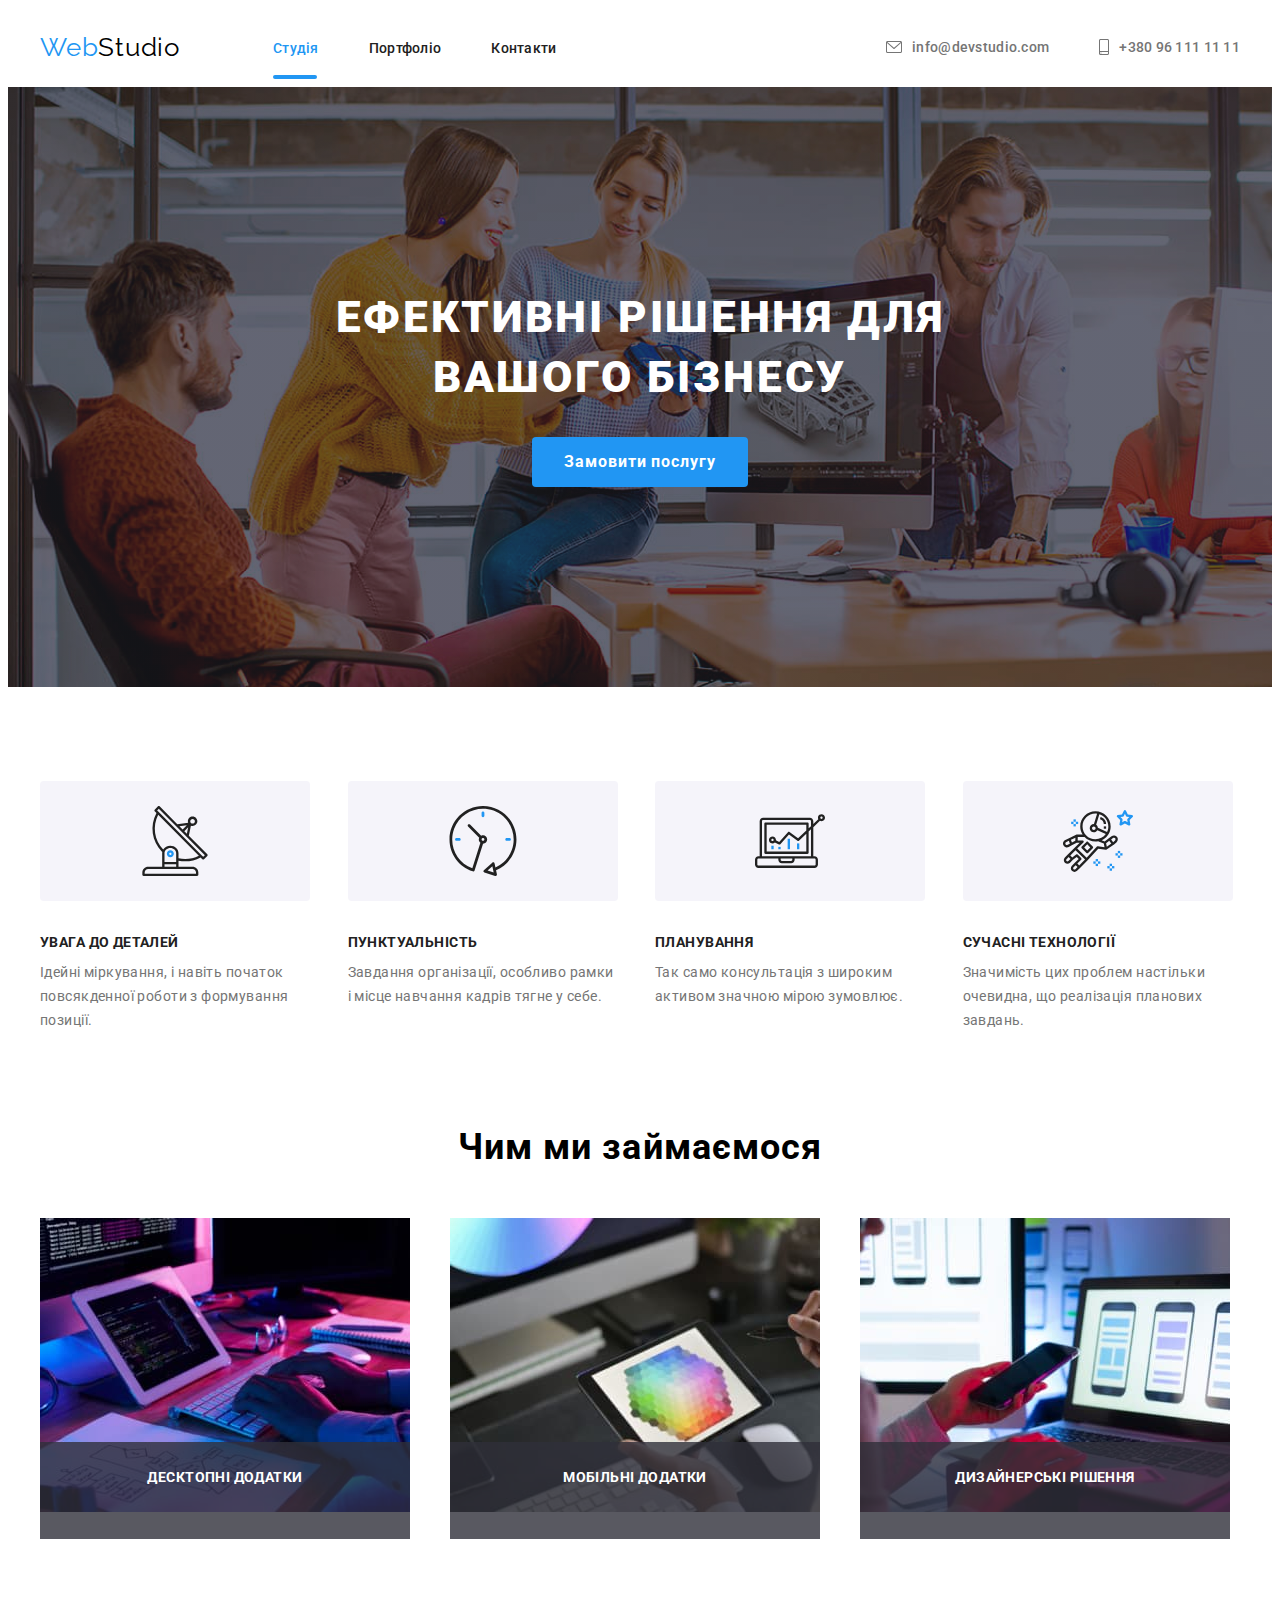
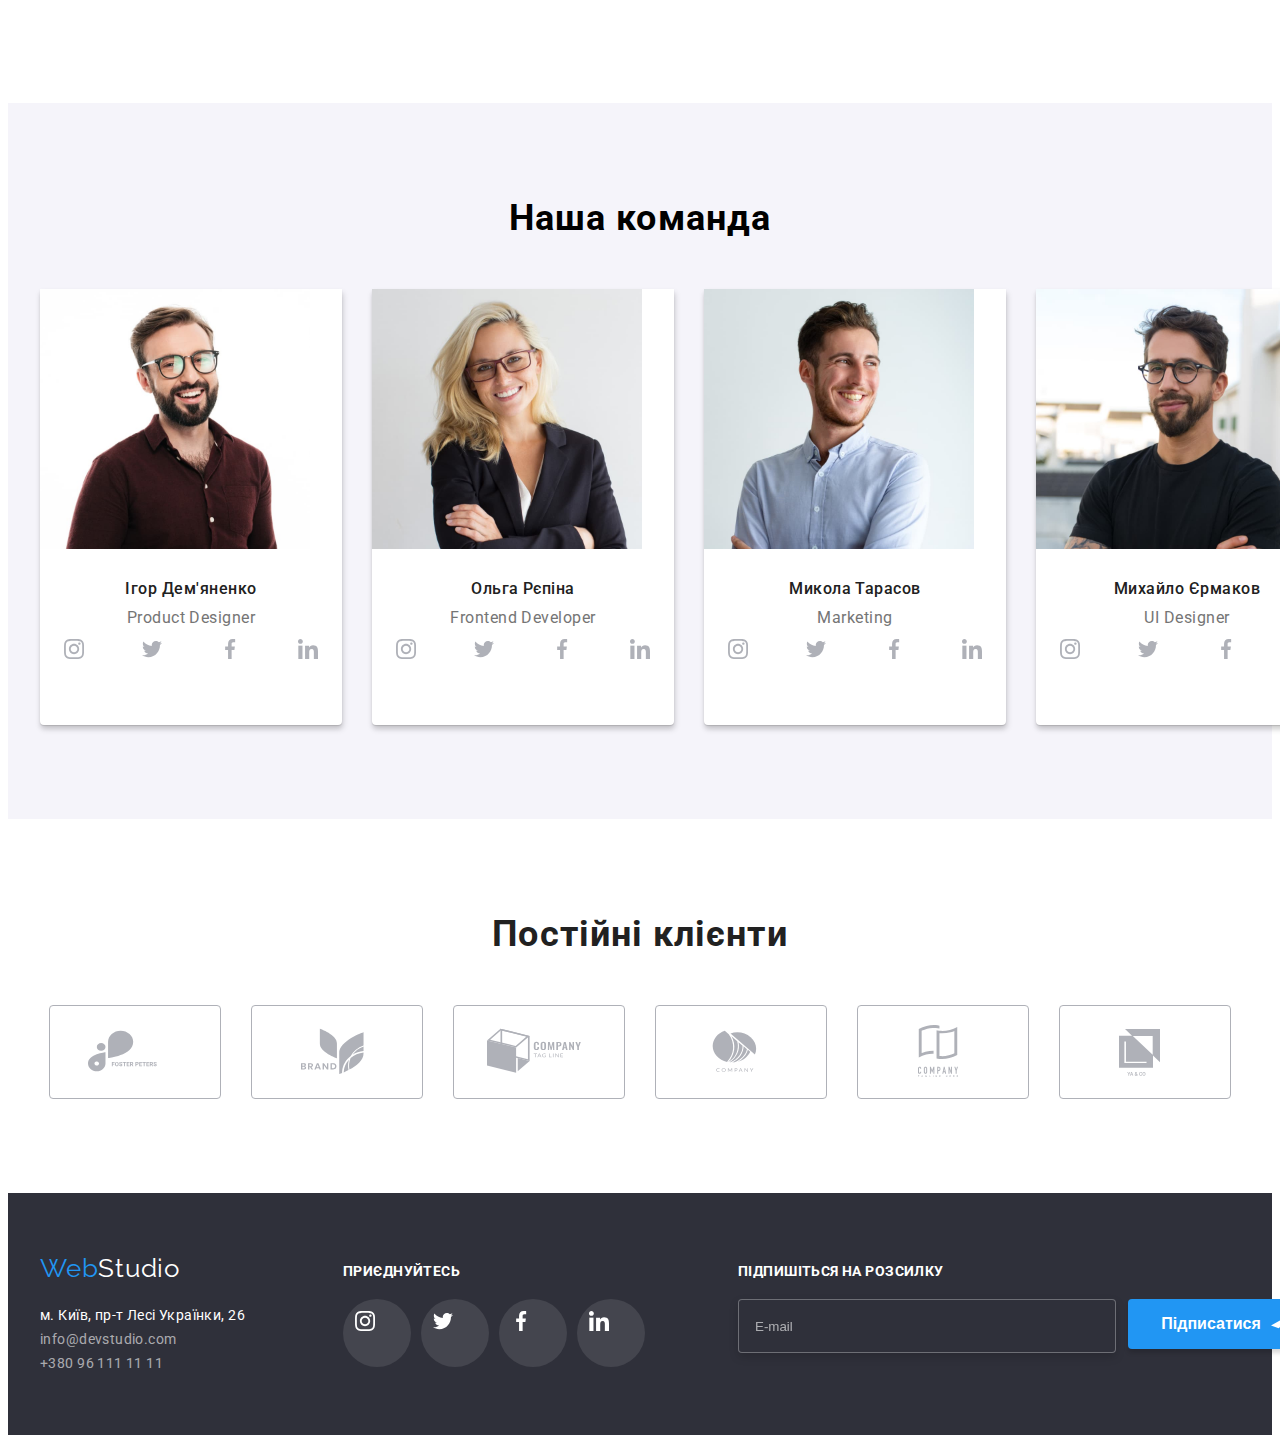
<file: index.html>
<!DOCTYPE html>
<html lang="en">
  <head>
    <meta charset="UTF-8" />
    <meta name="viewport" content="width=1600px, initial-scale=1.0" />
    <title>WebStudio</title>
    <link
      rel="stylesheet"
      href="https://cdnjs.cloudflare.com/ajax/libs/modern-normalize/2.0.0/modern-normalize.min.css"
      integrity="sha512-4xo8blKMVCiXpTaLzQSLSw3KFOVPWhm/TRtuPVc4WG6kUgjH6J03IBuG7JZPkcWMxJ5huwaBpOpnwYElP/m6wg=="
      crossorigin="anonymous"
      referrerpolicy="no-referrer"
    />
    <link rel="stylesheet" href="./css/studio.css" />
    <style>
      @import url("https://fonts.googleapis.com/css2?family=Roboto:wght@400;500;700;900&display=swap");
      @import url("https://fonts.googleapis.com/css2?family=Raleway:wght@700&display=swap");
    </style>
  </head>

  <body>
    <div id="studio">
      <header class="header">
        <div class="container">
          <a href="./index.html" class="logo link"
            ><span class="accent-logo">Web</span>Studio</a
          >
          <nav class="navigate">
            <ul class="nav-ul list">
              <li class="nav-list-item">
                <a
                  style="color: var(--accent-color)"
                  href="#"
                  class="nav-item-link link active-link"
                  >Студія</a
                >
              </li>
              <li class="nav-list-item">
                <a href="./portfolio.html" class="nav-item-link link"
                  >Портфоліо</a
                >
              </li>
              <li class="nav-list-item">
                <a href="#" class="nav-item-link link">Контакти</a>
              </li>
            </ul>
          </nav>
          <ul class="contacts-list list">
            <li class="contacts-list-item">
              <a
                class="contacts-item-link link"
                href="mailto:info@devstudio.com"
              >
                <svg class="header-svg" width="16" height="12">
                  <use href="./images/icons.svg#email"></use>
                </svg>
                info@devstudio.com</a
              >
            </li>
            <li class="contacts-list-item">
              <a class="contacts-item-link link" href="tel:+380961111111">
                <svg class="header-svg" width="10" height="16">
                  <use href="./images/icons.svg#phone"></use>
                </svg>
                +380 96 111 11 11</a
              >
            </li>
          </ul>
        </div>
      </header>
      <main>
        <section class="hero-section">
          <div class="container">
            <h1 class="hero-section-title">
              Ефективні рішення для <br />вашого бізнесу
            </h1>
            <button id="open-btn" class="hero-section-buybtn" type="button">
              Замовити послугу
            </button>
          </div>
        </section>

        <div class="popup">
          <button id type="button" class="close-btn">
            <svg width="18" height="18">
              <use href="./images/icons.svg#closebtn"></use>
            </svg>
          </button>
          <div class="popup-container">
            <h3 class="popup-title">Залиште свої дані, ми вам передзвонимо</h3>
            <form method="post" class="popup-form">
              <label for="" class="popup-input-label">Ім'я</label>
              <svg id="svg1" class="svg" width="18" height="18">
                <use href="./images/icons.svg#inp-icon1"></use>
              </svg>
              <input
                id="input1"
                class="popup-input"
                type="text"
                name="name"
                id="name"
              />
              <label for="" class="popup-input-label">Телефон</label>
              <svg
                id="svg2"
                class="svg"
                style="top: 203px"
                width="18"
                height="18"
              >
                <use href="./images/icons.svg#inp-icon2"></use>
              </svg>
              <input
                id="input2"
                class="popup-input"
                type="tel"
                name="tel"
                id="tel"
              />
              <label for="" class="popup-input-label">Пошта</label>
              <svg
                id="svg3"
                class="svg"
                style="top: 279px"
                width="18"
                height="18"
              >
                <use href="./images/icons.svg#inp-icon3"></use>
              </svg>
              <input
                id="input3"
                class="popup-input"
                type="email"
                name="email"
                id="email"
              />
              <label for="" class="popup-input-label">Коментар</label>
              <textarea
                class="popup-input textarea"
                name="comment"
                id="comment"
                cols="30"
                rows="5"
                placeholder="Введіть текст"
              ></textarea>
              <div class="checkbox-container">
                <input
                  class="popup-input-checkbox"
                  type="checkbox"
                  name="policy"
                  id="policy"
                />
                <label for="policy" class="policy-label"
                  >Погоджуюся з розсилкою та приймаю
                  <a href="">Умови договору</a></label
                >
              </div>
              <button type="submit" class="popup-form-btn">Відправити</button>
            </form>
          </div>
        </div>

        <section class="special">
          <h2 class="visually-hidden">Our specials</h2>
          <div class="container">
            <ul class="special-ul list">
              <li class="special-ul-item">
                <h3 class="special-ul-item-title">Увага до деталей</h3>
                <p class="special-ul-item-signature">
                  Ідейні міркування, і навіть початок <br />повсякденної роботи
                  з формування <br />позиції.
                </p>
              </li>
              <li class="special-ul-item">
                <h3 class="special-ul-item-title">Пунктуальність</h3>
                <p class="special-ul-item-signature">
                  Завдання організації, особливо рамки <br />і місце навчання
                  кадрів тягне у себе.
                </p>
              </li>
              <li class="special-ul-item">
                <h3 class="special-ul-item-title">Планування</h3>
                <p class="special-ul-item-signature">
                  Так само консультація з широким <br />активом значною мірою
                  зумовлює.
                </p>
              </li>
              <li class="special-ul-item">
                <h3 class="special-ul-item-title">Сучасні технології</h3>
                <p class="special-ul-item-signature">
                  Значимість цих проблем настільки <br />очевидна, що реалізація
                  планових <br />завдань.
                </p>
              </li>
            </ul>
          </div>
        </section>
        <section class="what-we-doing">
          <div class="container">
            <h2 class="what-we-doing-title">Чим ми займаємося</h2>
            <ul class="what-we-doing-ul list">
              <li class="what-we-doing-ul-item">
                <img src="./images/programming.jpg" alt="programming" />
              </li>
              <li class="what-we-doing-ul-item">
                <img src="./images/designering.jpg" alt="designering" />
              </li>
              <li class="what-we-doing-ul-item">
                <img
                  src="./images/phone_and_laptop.jpg"
                  alt="phone and laptop"
                />
              </li>
            </ul>
          </div>
        </section>
        <section class="our-team">
          <div class="container">
            <h2 class="our-team-title">Наша команда</h2>
            <ul class="our-team-ul list">
              <li class="our-team-ul-item">
                <img
                  class="our-team-ul-item-img"
                  src="./images/team_card1.jpg"
                  alt="Ігор Дем'яненко"
                />
                <h3 class="our-team-ul-item-name">Ігор Дем'яненко</h3>
                <p class="our-team-ul-item-profession">Product Designer</p>
                <ul class="social-link-ul list">
                  <li class="social-link-item">
                    <svg width="20" height="20">
                      <use href="./images/icons.svg#inst"></use>
                    </svg>
                  </li>
                  <li class="social-link-item">
                    <svg width="20" height="20">
                      <use href="./images/icons.svg#twit"></use>
                    </svg>
                  </li>
                  <li class="social-link-item">
                    <svg width="20" height="20">
                      <use href="./images/icons.svg#facebook"></use>
                    </svg>
                  </li>
                  <li class="social-link-item">
                    <svg width="20" height="20">
                      <use href="./images/icons.svg#linkdn"></use>
                    </svg>
                  </li>
                </ul>
              </li>
              <li class="our-team-ul-item">
                <img
                  class="our-team-ul-item-img"
                  src="./images/team_card2.jpg"
                  alt="Ольга Рєпіна"
                />
                <h3 class="our-team-ul-item-name">Ольга Рєпіна</h3>
                <p class="our-team-ul-item-profession">Frontend Developer</p>
                <ul class="social-link-ul list">
                  <li class="social-link-item">
                    <svg width="20" height="20">
                      <use href="./images/icons.svg#inst"></use>
                    </svg>
                  </li>
                  <li class="social-link-item">
                    <svg width="20" height="20">
                      <use href="./images/icons.svg#twit"></use>
                    </svg>
                  </li>
                  <li class="social-link-item">
                    <svg width="20" height="20">
                      <use href="./images/icons.svg#facebook"></use>
                    </svg>
                  </li>
                  <li class="social-link-item">
                    <svg width="20" height="20">
                      <use href="./images/icons.svg#linkdn"></use>
                    </svg>
                  </li>
                </ul>
              </li>
              <li class="our-team-ul-item">
                <img
                  class="our-team-ul-item-img"
                  src="./images/team_card3.jpg"
                  alt="Микола Тарасов"
                />
                <h3 class="our-team-ul-item-name">Микола Тарасов</h3>
                <p class="our-team-ul-item-profession">Marketing</p>
                <ul class="social-link-ul list">
                  <li class="social-link-item">
                    <svg width="20" height="20">
                      <use href="./images/icons.svg#inst"></use>
                    </svg>
                  </li>
                  <li class="social-link-item">
                    <svg width="20" height="20">
                      <use href="./images/icons.svg#twit"></use>
                    </svg>
                  </li>
                  <li class="social-link-item">
                    <svg width="20" height="20">
                      <use href="./images/icons.svg#facebook"></use>
                    </svg>
                  </li>
                  <li class="social-link-item">
                    <svg width="20" height="20">
                      <use href="./images/icons.svg#linkdn"></use>
                    </svg>
                  </li>
                </ul>
              </li>
              <li class="our-team-ul-item">
                <img
                  class="our-team-ul-item-img"
                  src="./images/team_card4.jpg"
                  alt="Михайло Єрмаков"
                />
                <h3 class="our-team-ul-item-name">Михайло Єрмаков</h3>
                <p class="our-team-ul-item-profession">UI Designer</p>
                <ul class="social-link-ul list">
                  <li class="social-link-item">
                    <svg width="20" height="20">
                      <use href="./images/icons.svg#inst"></use>
                    </svg>
                  </li>
                  <li class="social-link-item">
                    <svg width="20" height="20">
                      <use href="./images/icons.svg#twit"></use>
                    </svg>
                  </li>
                  <li class="social-link-item">
                    <svg width="20" height="20">
                      <use href="./images/icons.svg#facebook"></use>
                    </svg>
                  </li>
                  <li class="social-link-item">
                    <svg width="20" height="20">
                      <use href="./images/icons.svg#linkdn"></use>
                    </svg>
                  </li>
                </ul>
              </li>
            </ul>
          </div>
        </section>
        <section class="regular-customers">
          <div class="container">
            <h2 class="regular-customers-title">Постійні клієнти</h2>
            <ul class="regular-customers-ul list">
              <li class="regular-customers-item">
                <svg width="160" height="60">
                  <use href="./images/icons.svg#icon1"></use>
                </svg>
              </li>
              <li class="regular-customers-item">
                <svg width="160" height="60">
                  <use href="./images/icons.svg#icon2"></use>
                </svg>
              </li>
              <li class="regular-customers-item">
                <svg width="160" height="60">
                  <use href="./images/icons.svg#icon3"></use>
                </svg>
              </li>
              <li class="regular-customers-item">
                <svg width="160" height="60">
                  <use href="./images/icons.svg#icon4"></use>
                </svg>
              </li>
              <li class="regular-customers-item">
                <svg width="160" height="60">
                  <use href="./images/icons.svg#icon5"></use>
                </svg>
              </li>
              <li class="regular-customers-item">
                <svg width="160" height="60">
                  <use href="./images/icons.svg#icon6"></use>
                </svg>
              </li>
            </ul>
          </div>
        </section>
      </main>
      <footer class="footer">
        <div class="container">
          <div class="main-footer">
            <a href="./index.html" class="logo logo-footer link">
              <span class="accent-logo">Web</span>Studio
            </a>
            <address class="address">
              <a
                class="address-url link"
                href="https://goo.gl/maps/UjFSazJfsUKvz2yS8"
                >м. Київ, пр-т Лесі Українки, 26</a
              >
              <br /><a class="address-url link" href="mailto:info@devstudio.com"
                >info@devstudio.com</a
              >
              <br /><a class="address-url link" href="tel:+380961111111"
                >+380 96 111 11 11</a
              >
            </address>
          </div>
          <div class="link-footer">
            <h4 class="link-footer-title">приєднуйтесь</h4>
            <ul class="social-link-ul list">
              <li class="social-link-item footer-link-item">
                <svg width="20" height="20">
                  <use href="./images/icons.svg#inst"></use>
                </svg>
              </li>
              <li class="social-link-item footer-link-item">
                <svg width="20" height="20">
                  <use href="./images/icons.svg#twit"></use>
                </svg>
              </li>
              <li class="social-link-item footer-link-item">
                <svg width="20" height="20">
                  <use href="./images/icons.svg#facebook"></use>
                </svg>
              </li>
              <li class="social-link-item footer-link-item">
                <svg width="20" height="20">
                  <use href="./images/icons.svg#linkdn"></use>
                </svg>
              </li>
            </ul>
          </div>
          <div class="form-footer">
            <h4 class="form-footer-title">Підпишіться на розсилку</h4>
            <form class="form-footer-form">
              <input class="form-footer-input" type="email" name="email" placeholder="E-mail" />
              <button type="submit" class="form-footer-btn">Підписатися</button>
            </form>
          </div>
        </div>
      </footer>
    </div>
    <div id="overlay-modal" class="popup-overlay"></div>
    <script src="./js/modal.js"></script>
  </body>
</html>
</file>
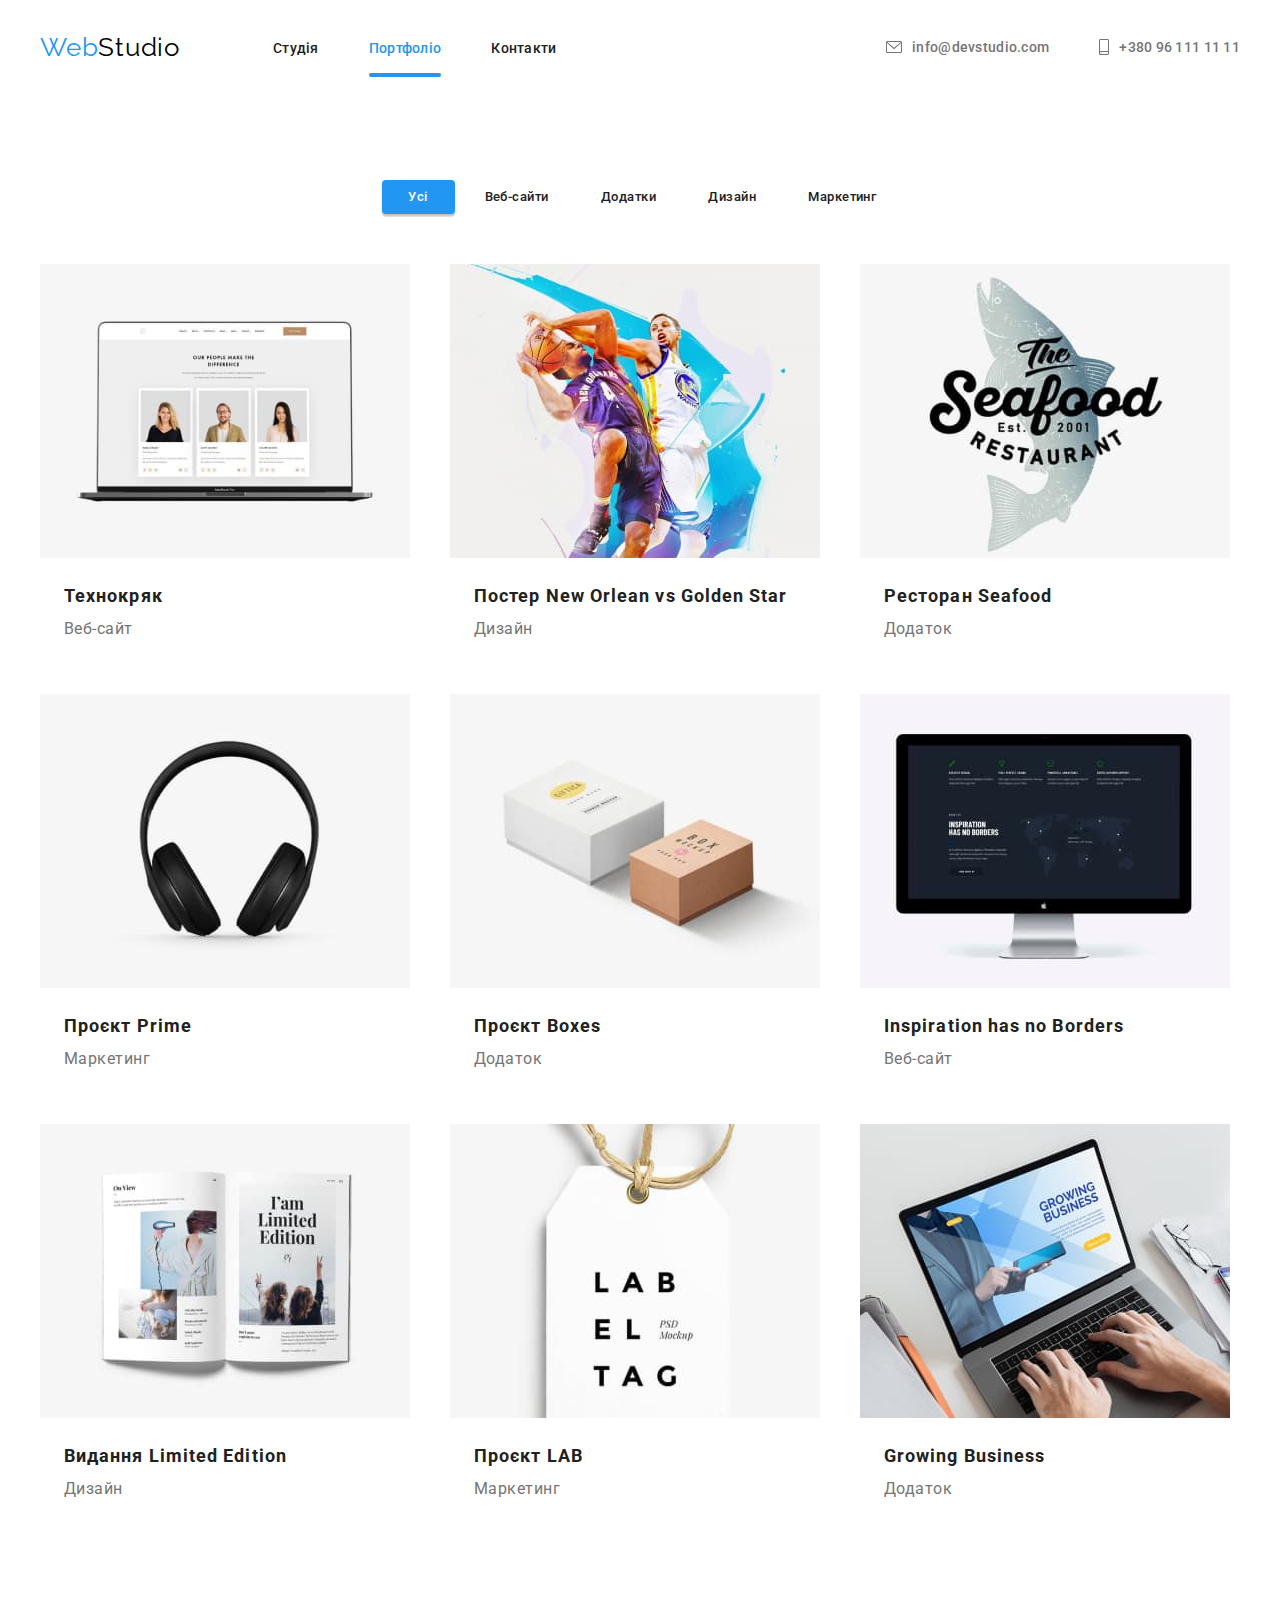
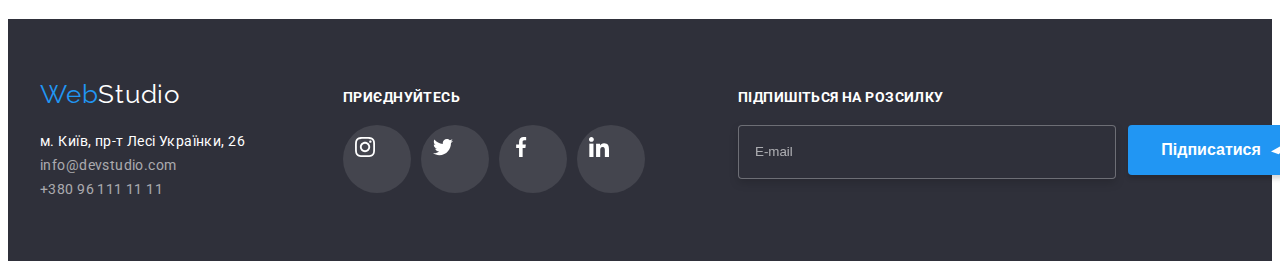
<file: portfolio.html>
<!DOCTYPE html>
<html lang="en">
  <head>
    <meta charset="UTF-8" />
    <meta name="viewport" content="width=device-width, initial-scale=1.0" />
    <title>Portfolio</title>
    <link
      rel="stylesheet"
      href="https://cdnjs.cloudflare.com/ajax/libs/modern-normalize/2.0.0/modern-normalize.min.css"
      integrity="sha512-4xo8blKMVCiXpTaLzQSLSw3KFOVPWhm/TRtuPVc4WG6kUgjH6J03IBuG7JZPkcWMxJ5huwaBpOpnwYElP/m6wg=="
      crossorigin="anonymous"
      referrerpolicy="no-referrer"
    />
    <style>
      @import url("https://fonts.googleapis.com/css2?family=Roboto:wght@400;500;700;900&display=swap");
      @import url("https://fonts.googleapis.com/css2?family=Raleway:wght@700&display=swap");
    </style>
    <link rel="stylesheet" href="./css/portfolio.css" />
    <link rel="stylesheet" href="./css/studio.css" />
  </head>
  <body>
    <div id="portfolio">
      <header class="header">
        <div class="container">
          <a href="./load-to-studio.html" class="logo link"
            ><span class="accent-logo">Web</span>Studio</a
          >
          <nav class="portfolio-navigate navigate">
            <ul class="portfolio-nav-ul nav-ul list">
              <li class="portfolio-nav-item nav-list-item">
                <a href="./index.html" class="nav-item-link link"
                  >Студія</a
                >
              </li>
              <li class="portfolio-nav-item nav-list-item">
                <a
                  style="color: var(--accent-color)"
                  class="portfolio-nav-link nav-item-link link"
                  href=""
                  >Портфоліо</a
                >
              </li>
              <li class="portfolio-nav-item nav-list-item">
                <a class="nav-item-link link" link href="">Контакти</a>
              </li>
            </ul>
          </nav>
          <ul class="contacts-list list">
            <li class="contacts-list-item">
              <a
                class="contacts-item-link link"
                href="mailto:info@devstudio.com"
              >
                <svg class="header-svg" width="16" height="12">
                  <use href="./images/icons.svg#email"></use>
                </svg>
                info@devstudio.com</a
              >
            </li>
            <li class="contacts-list-item">
              <a class="contacts-item-link link" href="tel:+380961111111">
                <svg class="header-svg" width="10" height="16">
                  <use href="./images/icons.svg#phone"></use>
                </svg>
                +380 96 111 11 11</a
              >
            </li>
          </ul>
        </div>
      </header>
      <main>
        <section class="projects">
          <h2 class="visually-hidden">Our projects</h2>
          <div class="container">
            <ul class="filters-navigate-ul list">
              <li class="filters-list-item">
                <button
                  style="padding: 6px 25px"
                  id="filterBtn"
                  class="filters-btn active"
                  type="button"
                >
                  Усі
                </button>
              </li>
              <li class="filters-list-item">
                <button class="filters-btn" type="button">Веб-сайти</button>
              </li>
              <li class="filters-list-item">
                <button class="filters-btn" type="button">Додатки</button>
              </li>
              <li class="filters-list-item">
                <button class="filters-btn" type="button">Дизайн</button>
              </li>
              <li class="filters-list-item">
                <button class="filters-btn" type="button">Маркетинг</button>
              </li>
            </ul>
            <ul class="projects-list list">
              <li class="projects-list-item">
                <a href="#" class="projects-list-content link">
                  <div class="img-container">
                    <img
                      class="projects-list-item-img"
                      src="./images/laptop1.jpg"
                      alt="laptop1"
                    />
                    <div class="hover-content">
                      <p class="hover-content-text">
                        Ресурс пропонує комплексні <br />
                        пропозиції з різним рівнем <br />
                        функціоналу та сервісів. Все це <br />
                        дозволить відвідувачу отримати <br />
                        вичерпні відомості про компанію <br />
                        чи приватну особу.
                      </p>
                    </div>
                  </div>
                  <h2 class="projects-list-item-title">Технокряк</h2>
                  <p class="projects-list-item-signature">Веб-сайт</p>
                </a>
              </li>
              <li class="projects-list-item">
                <a href="#" class="projects-list-content link">
                  <div class="img-container">
                    <img
                      class="projects-list-item-img"
                      src="./images/basketball.jpg"
                      alt="basketball"
                    />
                    <div class="hover-content">
                      <p class="hover-content-text">
                        Ресурс пропонує комплексні <br />
                        пропозиції з різним рівнем <br />
                        функціоналу та сервісів. Все це <br />
                        дозволить відвідувачу отримати <br />
                        вичерпні відомості про компанію <br />
                        чи приватну особу.
                      </p>
                    </div>
                  </div>
                  <h2 class="projects-list-item-title">
                    Постер New Orlean vs Golden Star
                  </h2>
                  <p class="projects-list-item-signature">Дизайн</p>
                </a>
              </li>
              <li class="projects-list-item">
                <a href="#" class="projects-list-content link">
                  <div class="img-container">
                    <img
                      class="projects-list-item-img"
                      src="./images/fish-logo.jpg"
                      alt="fish-logo"
                    />
                    <div class="hover-content">
                      <p class="hover-content-text">
                        Ресурс пропонує комплексні <br />
                        пропозиції з різним рівнем <br />
                        функціоналу та сервісів. Все це <br />
                        дозволить відвідувачу отримати <br />
                        вичерпні відомості про компанію <br />
                        чи приватну особу.
                      </p>
                    </div>
                  </div>
                  <h2 class="projects-list-item-title">Ресторан Seafood</h2>
                  <p class="projects-list-item-signature">Додаток</p>
                </a>
              </li>
              <li class="projects-list-item">
                <a href="#" class="projects-list-content link">
                  <div class="img-container">
                    <img
                      class="projects-list-item-img"
                      src="./images/headphone.jpg"
                      alt="headphone"
                    />
                    <div class="hover-content">
                      <p class="hover-content-text">
                        Ресурс пропонує комплексні <br />
                        пропозиції з різним рівнем <br />
                        функціоналу та сервісів. Все це <br />
                        дозволить відвідувачу отримати <br />
                        вичерпні відомості про компанію <br />
                        чи приватну особу.
                      </p>
                    </div>
                  </div>
                  <h2 class="projects-list-item-title">Проєкт Prime</h2>
                  <p class="projects-list-item-signature">Маркетинг</p>
                </a>
              </li>
              <li class="projects-list-item">
                <a href="#" class="projects-list-content link">
                  <div class="img-container">
                    <img
                      class="projects-list-item-img"
                      src="./images/boxes.jpg"
                      alt="boxes"
                    />
                    <div class="hover-content">
                      <p class="hover-content-text">
                        Ресурс пропонує комплексні <br />
                        пропозиції з різним рівнем <br />
                        функціоналу та сервісів. Все це <br />
                        дозволить відвідувачу отримати <br />
                        вичерпні відомості про компанію <br />
                        чи приватну особу.
                      </p>
                    </div>
                  </div>
                  <h2 class="projects-list-item-title">Проєкт Boxes</h2>
                  <p class="projects-list-item-signature">Додаток</p>
                </a>
              </li>
              <li class="projects-list-item">
                <a href="#" class="projects-list-content link">
                  <div class="img-container">
                    <img
                      class="projects-list-item-img"
                      src="./images/screen.jpg"
                      alt="screen"
                    />
                    <div class="hover-content">
                      <p class="hover-content-text">
                        Ресурс пропонує комплексні <br />
                        пропозиції з різним рівнем <br />
                        функціоналу та сервісів. Все це <br />
                        дозволить відвідувачу отримати <br />
                        вичерпні відомості про компанію <br />
                        чи приватну особу.
                      </p>
                    </div>
                  </div>
                  <h2 class="projects-list-item-title">
                    Inspiration has no Borders
                  </h2>
                  <p class="projects-list-item-signature">Веб-сайт</p>
                </a>
              </li>
              <li class="projects-list-item">
                <a href="#" class="projects-list-content link">
                  <div class="img-container">
                    <img
                      class="projects-list-item-img"
                      src="./images/book.jpg"
                      alt="book"
                    />
                    <div class="hover-content">
                      <p class="hover-content-text">
                        Ресурс пропонує комплексні <br />
                        пропозиції з різним рівнем <br />
                        функціоналу та сервісів. Все це <br />
                        дозволить відвідувачу отримати <br />
                        вичерпні відомості про компанію <br />
                        чи приватну особу.
                      </p>
                    </div>
                  </div>
                  <h2 class="projects-list-item-title">
                    Видання Limited Edition
                  </h2>
                  <p class="projects-list-item-signature">Дизайн</p>
                </a>
              </li>
              <li class="projects-list-item">
                <a href="#" class="projects-list-content link">
                  <div class="img-container">
                    <img
                      class="projects-list-item-img"
                      src="./images/project LAB.jpg"
                      alt="project LAB"
                    />
                    <div class="hover-content">
                      <p class="hover-content-text">
                        Ресурс пропонує комплексні <br />
                        пропозиції з різним рівнем <br />
                        функціоналу та сервісів. Все це <br />
                        дозволить відвідувачу отримати <br />
                        вичерпні відомості про компанію <br />
                        чи приватну особу.
                      </p>
                    </div>
                  </div>
                  <h2 class="projects-list-item-title">Проєкт LAB</h2>
                  <p class="projects-list-item-signature">Маркетинг</p>
                </a>
              </li>
              <li class="projects-list-item">
                <a href="#" class="projects-list-content link">
                  <div class="img-container">
                    <img
                      class="projects-list-item-img"
                      src="./images/laptop2.jpg"
                      alt="laptop2"
                    />
                    <div class="hover-content">
                      <p class="hover-content-text">
                        Ресурс пропонує комплексні <br />
                        пропозиції з різним рівнем <br />
                        функціоналу та сервісів. Все це <br />
                        дозволить відвідувачу отримати <br />
                        вичерпні відомості про компанію <br />
                        чи приватну особу.
                      </p>
                    </div>
                  </div>
                  <h2 class="projects-list-item-title">Growing Business</h2>
                  <p class="projects-list-item-signature">Додаток</p>
                </a>
              </li>
            </ul>
          </div>
        </section>
      </main>
      <footer class="footer">
        <div class="container">
          <div class="main-footer">
            <a href="./load-to-studio.html" class="logo logo-footer link">
              <span class="accent-logo">Web</span>Studio
            </a>
            <address class="address">
              <a
                class="address-url link"
                href="https://goo.gl/maps/UjFSazJfsUKvz2yS8"
                >м. Київ, пр-т Лесі Українки, 26</a
              >
              <br /><a class="address-url link" href="mailto:info@devstudio.com"
                >info@devstudio.com</a
              >
              <br /><a class="address-url link" href="tel:+380961111111"
                >+380 96 111 11 11</a
              >
            </address>
          </div>
          <div class="link-footer">
            <h4 class="link-footer-title">приєднуйтесь</h4>
            <ul class="social-link-ul list">
              <li class="social-link-item footer-link-item">
                <svg width="20" height="20">
                  <use href="./images/icons.svg#inst1"></use>
                </svg>
              </li>
              <li class="social-link-item footer-link-item">
                <svg width="20" height="20">
                  <use href="./images/icons.svg#twit1"></use>
                </svg>
              </li>
              <li class="social-link-item footer-link-item">
                <svg width="20" height="20">
                  <use href="./images/icons.svg#facebook1"></use>
                </svg>
              </li>
              <li class="social-link-item footer-link-item">
                <svg width="20" height="20">
                  <use href="./images/icons.svg#linkdn1"></use>
                </svg>
              </li>
            </ul>
          </div>
          <div class="form-footer">
            <h4 class="form-footer-title">Підпишіться на розсилку</h4>
            <form class="form-footer-form">
              <input class="form-footer-input" type="email" name="email" placeholder="E-mail" />
              <button type="submit" class="form-footer-btn">Підписатися</button>
            </form>
          </div>
        </div>
      </footer>
    </div>
    <script>
      const filterButtons = document.querySelectorAll(".filters-btn");
      filterButtons.forEach((button) => {
        button.addEventListener("click", () => {
          filterButtons.forEach((btn) => {
            btn.classList.remove("active");
          });
          button.classList.add("active");
        });
      });
    </script>
  </body>
</html>
</file>
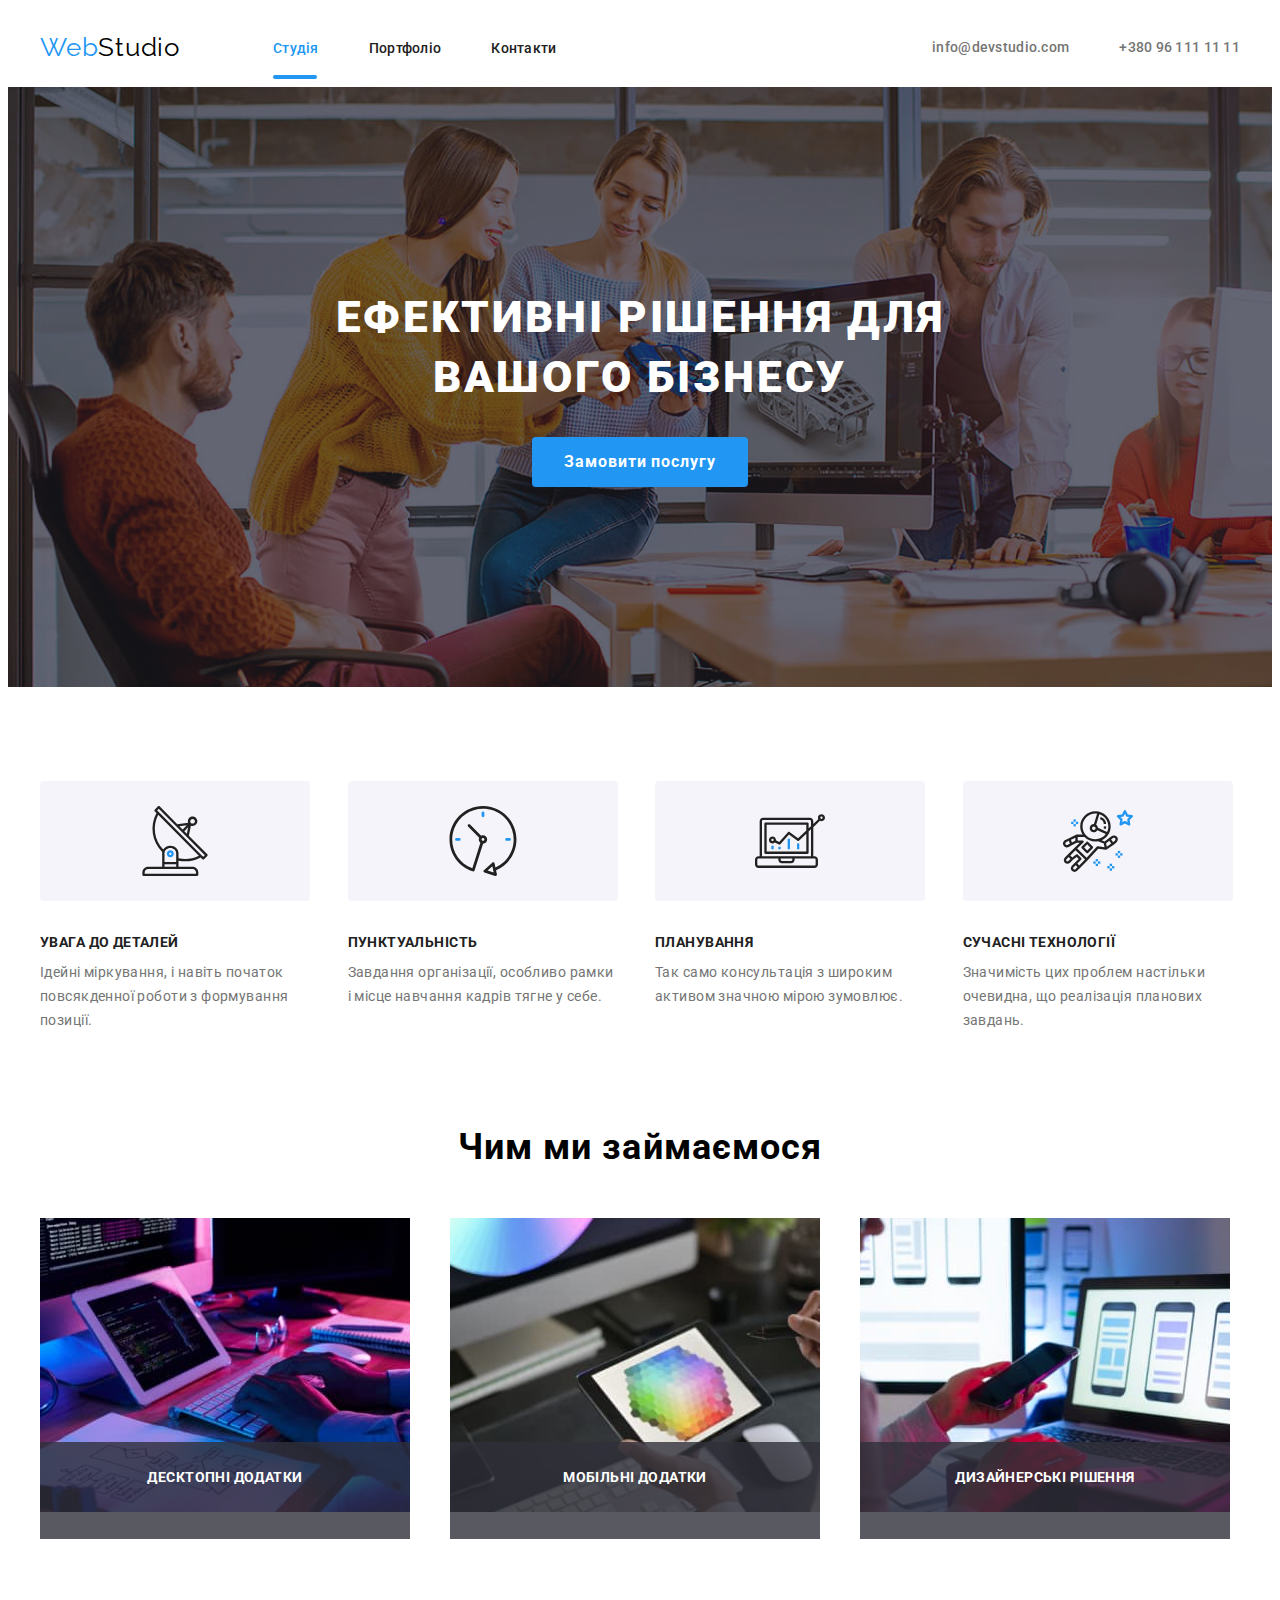
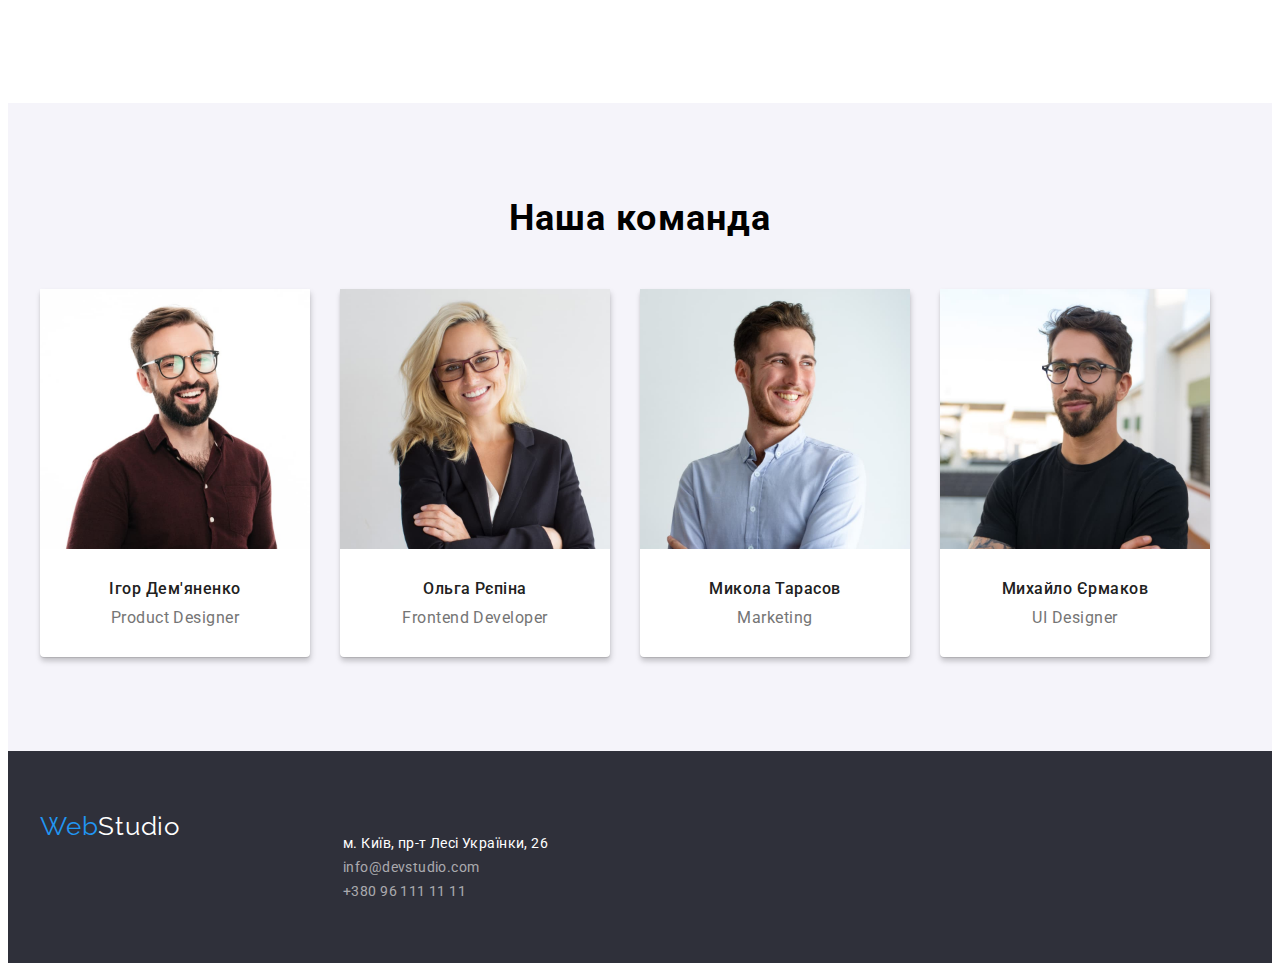
<file: studio.html>
<!DOCTYPE html>
<html lang="en">
  <head>
    <meta charset="UTF-8" />
    <meta name="viewport" content="width=1600px, initial-scale=1.0" />
    <title>WebStudio</title>
    <link
      rel="stylesheet"
      href="https://cdnjs.cloudflare.com/ajax/libs/modern-normalize/2.0.0/modern-normalize.min.css"
      integrity="sha512-4xo8blKMVCiXpTaLzQSLSw3KFOVPWhm/TRtuPVc4WG6kUgjH6J03IBuG7JZPkcWMxJ5huwaBpOpnwYElP/m6wg=="
      crossorigin="anonymous"
      referrerpolicy="no-referrer"
    />
    <link rel="stylesheet" href="./css/studio.css" />
    <style>
      @import url("https://fonts.googleapis.com/css2?family=Roboto:wght@400;500;700;900&display=swap");
      @import url("https://fonts.googleapis.com/css2?family=Raleway:wght@700&display=swap");
    </style>
  </head>

  <body>
    <div id="studio">
      <header class="header">
        <div class="container">
          <p class="logo"><span class="accent-logo">Web</span>Studio</p>
          <nav class="navigate">
            <ul class="nav-ul list">
              <li class="nav-list-item">
                <a style="color: var(--accent-color);" href="#" class="nav-item-link link active-link">Студія</a>
              </li>
              <li class="nav-list-item">
                <a href="./load-to-portfolio.html" class="nav-item-link link"
                  >Портфоліо</a
                >
              </li>
              <li class="nav-list-item">
                <a href="#" class="nav-item-link link">Контакти</a>
              </li>
            </ul>
          </nav>
          <ul class="contacts-list list">
            <li class="contacts-list-item">
              <a class="contacts-item-link link" href="mailto:info@devstudio.com"
                >info@devstudio.com</a
              >
            </li>
            <li class="contacts-list-item">
              <a class="contacts-item-link link" href="tel:+380961111111"
                >+380 96 111 11 11</a
              >
            </li>
          </ul>
        </div>
      </header>
      <main>
        <section class="hero-section">
          <div class="container">
            <h1 class="hero-section-title">
              Ефективні рішення для <br />вашого бізнесу
            </h1>
            <button class="hero-section-buybtn" type="button">
              Замовити послугу
            </button>
          </div>
        </section>
        <section class="special">
          <h2 class="visually-hidden">Our specials</h2>
          <div class="container">
            <ul class="special-ul list">
              <li class="special-ul-item">
                <h3 class="special-ul-item-title">Увага до деталей</h3>
                <p class="special-ul-item-signature">
                  Ідейні міркування, і навіть початок <br />повсякденної роботи
                  з формування <br />позиції.
                </p>
              </li>
              <li class="special-ul-item">
                <h3 class="special-ul-item-title">Пунктуальність</h3>
                <p class="special-ul-item-signature">
                  Завдання організації, особливо рамки <br />і місце навчання
                  кадрів тягне у себе.
                </p>
              </li>
              <li class="special-ul-item">
                <h3 class="special-ul-item-title">Планування</h3>
                <p class="special-ul-item-signature">
                  Так само консультація з широким <br />активом значною мірою
                  зумовлює.
                </p>
              </li>
              <li class="special-ul-item">
                <h3 class="special-ul-item-title">Сучасні технології</h3>
                <p class="special-ul-item-signature">
                  Значимість цих проблем настільки <br />очевидна, що реалізація
                  планових <br />завдань.
                </p>
              </li>
            </ul>
          </div>
        </section>
        <section class="what-we-doing">
          <div class="container">
            <h2 class="what-we-doing-title">Чим ми займаємося</h2>
            <ul class="what-we-doing-ul list">
              <li class="what-we-doing-ul-item">
                <img src="./images/programming.jpg" alt="programming" />
              </li>
              <li class="what-we-doing-ul-item">
                <img src="./images/designering.jpg" alt="designering" />
              </li>
              <li class="what-we-doing-ul-item">
                <img
                  src="./images/phone_and_laptop.jpg"
                  alt="phone and laptop"
                />
              </li>
            </ul>
          </div>
        </section>
        <section class="our-team">
          <div class="container">
            <h2 class="our-team-title">Наша команда</h2>
            <ul class="our-team-ul list">
              <li class="our-team-ul-item">
                <img
                  class="our-team-ul-item-img"
                  src="./images/team_card1.jpg"
                  alt="Ігор Дем'яненко"
                />
                <h3 class="our-team-ul-item-name">Ігор Дем'яненко</h3>
                <p class="our-team-ul-item-profession">Product Designer</p>
              </li>
              <li class="our-team-ul-item">
                <img
                  class="our-team-ul-item-img"
                  src="./images/team_card2.jpg"
                  alt="Ольга Рєпіна"
                />
                <h3 class="our-team-ul-item-name">Ольга Рєпіна</h3>
                <p class="our-team-ul-item-profession">Frontend Developer</p>
              </li>
              <li class="our-team-ul-item">
                <img
                  class="our-team-ul-item-img"
                  src="./images/team_card3.jpg"
                  alt="Микола Тарасов"
                />
                <h3 class="our-team-ul-item-name">Микола Тарасов</h3>
                <p class="our-team-ul-item-profession">Marketing</p>
              </li>
              <li class="our-team-ul-item">
                <img
                  class="our-team-ul-item-img"
                  src="./images/team_card4.jpg"
                  alt="Михайло Єрмаков"
                />
                <h3 class="our-team-ul-item-name">Михайло Єрмаков</h3>
                <p class="our-team-ul-item-profession">UI Designer</p>
              </li>
            </ul>
          </div>
        </section>
      </main>
      <footer class="footer">
        <div class="container">
          <p class="logo logo-footer">
            <span class="accent-logo">Web</span>Studio
          </p>
          <address class="address">
            <a class="address-url link" href="https://goo.gl/maps/UjFSazJfsUKvz2yS8"
              >м. Київ, пр-т Лесі Українки, 26</a
            >
            <br /><a class="address-url link" href="mailto:info@devstudio.com"
              >info@devstudio.com</a
            >
            <br /><a class="address-url link" href="tel:+380961111111"
              >+380 96 111 11 11</a
            >
          </address>
        </div>
      </footer>
    </div>
  </body>
</html>
</file>
<file: css/studio.css>
:root {
  --accent-color: #2196f3;
  --main-bg-color: #2f303a;
  --main-text-color: #212121;
  --text-color-2: #757575;
}
body {
  font-family: "Roboto";
}
/* ::-webkit-scrollbar {
  width: 0px;
  background: rgba(255, 255, 255, 0);
} */
h1,
h2,
h3,
h4,
p {
  margin-top: 0;
  margin-bottom: 0;
}

ul {
  margin-top: 0;
  margin-bottom: 0;
  padding-left: 0;
}

img {
  display: block;
  max-width: 100%;
  height: auto;
}

.list {
  list-style: none;
  padding: 0;
}

.link {
  text-decoration: none;
  color: #000;
}

.visually-hidden {
  position: absolute;
  width: 1px;
  height: 1px;
  margin: -1px;
  border: 0;
  padding: 0;
  white-space: nowrap;
  clip-path: inset(100%);
  clip: rect(0 0 0 0);
  overflow: hidden;
}

.container {
  width: 1200px;
  margin: 0 auto;
  padding: 0 15px;
}

.header {
  padding-top: 24px;
  padding-bottom: 25px;
}
.header > .container {
  display: flex;
  align-items: center;
}
.logo {
  margin-right: 93px;
  font-family: Raleway;
  font-size: 26px;
  letter-spacing: 0.78px;
}
.accent-logo,
.active-link {
  color: var(--accent-color);
}
.active-link::before {
  content: "";
  position: absolute;
  display: inline-block;
  border-bottom: 4px solid var(--accent-color);
  border-radius: 2px;
  width: 44.28px;
  top: 75px;
}
.nav-ul,
.contacts-list {
  display: flex;
  gap: 50px;
}
.contacts-list {
  margin-left: auto;
}
.header-svg {
  fill: #757575;
  transition: 0.5s;
}
.nav-item-link,
.contacts-item-link {
  color: var(--main-text-color);
  font-size: 14px;
  font-weight: 500;
  letter-spacing: 0.28px;
  transition: 0.5s;
}
.contacts-item-link {
  color: var(--text-color-2);
  display: flex;
  align-items: center;
  gap: 10px;
}
.nav-item-link:hover,
.contacts-item-link:hover {
  color: var(--accent-color);
}
.contacts-item-link:hover .header-svg {
  fill: var(--accent-color);
}

.hero-section {
  background: linear-gradient(rgba(47, 48, 58, 0.4), rgba(47, 48, 58, 0.4)),
    url(../images/bg.png) no-repeat;
  background-size: cover;
  padding-top: 200px;
  padding-bottom: 200px;
}
.hero-section-title {
  color: #fff;
  text-align: center;
  font-size: 44px;
  font-weight: 900;
  line-height: 1.36364;
  letter-spacing: 2.64px;
  text-transform: uppercase;
  margin-bottom: 30px;
}
.hero-section-buybtn {
  display: block;
  padding: 10px 32px;
  border: none;
  border-radius: 4px;
  background: var(--accent-color);
  color: #fff;
  font-family: inherit;
  font-size: 16px;
  font-weight: 700;
  line-height: 1.875;
  letter-spacing: 0.96px;
  margin: 0 auto;
  transition: all 0.5s;
}
.hero-section-buybtn:hover {
  opacity: 0.7;
  cursor: pointer;
}
.popup {
  position: fixed;
  background-color: #fff;
  border-radius: 4px;
  box-shadow: 0px 2px 1px 0px rgba(0, 0, 0, 0.2),
    0px 1px 1px 0px rgba(0, 0, 0, 0.14), 0px 1px 3px 0px rgba(0, 0, 0, 0.12);
  z-index: 9999;
  left: 50%;
  top: 50%;
  transform: translate(-50%, -50%);
  display: none;
}
.popup_active {
  display: block;
}
.popup-overlay {
  height: 100vh;
  width: 100%;
  background-color: rgba(0, 0, 0, 0.2);
  position: fixed;
  top: 0;
  left: 0;
  z-index: 9998;
  display: none;
}
.overlay-active {
  display: block;
}
.popup-container {
  padding: 40px;
  padding-top: 20px;
  width: 528px;
}
.close-btn {
  outline: none;
  border: none;
  background-color: transparent;
  border-radius: 50%;
  display: block;
  margin-left: auto;
  position: relative;
  top: 8px;
  right: 8px;
  padding: 6px;
}
.close-btn > svg {
  fill: #000;
  transition: all 0.3s;
}
.close-btn:hover {
  cursor: pointer;
  outline: 1px solid rgba(0, 0, 0, 0.1);
}
.close-btn:hover > svg {
  fill: var(--accent-color);
}
.popup-title {
  color: #212121;
  font-family: Roboto;
  font-size: 20px;
  font-style: normal;
  font-weight: 700;
  line-height: normal;
  letter-spacing: 0.6px;
}
.popup-form {
  display: flex;
  flex-direction: column;
  gap: 10px;
  padding-top: 12px;
}
.popup-input-label {
  color: #757575;
  font-family: Roboto;
  font-size: 12px;
  font-style: normal;
  font-weight: 400;
  line-height: normal;
  letter-spacing: 0.12px;
}
.popup-input {
  border-radius: 4px;
  border: 1px solid rgba(33, 33, 33, 0.2);
  padding: 11px 42px;
}
.popup-input:focus {
  outline: 1px solid var(--accent-color);
}
.popup-form > svg {
  position: absolute;
  top: 125px;
  left: 52px;
  fill: #212121;
}
.popup-input::placeholder {
  color: rgba(117, 117, 117, 0.5);
  font-family: Roboto;
  font-size: 12px;
  font-style: normal;
  font-weight: 400;
  line-height: normal;
  letter-spacing: 0.12px;
  position: relative;
}
.textarea {
  padding: 11px 12px;
}
.checkbox-container {
  display: flex;
  align-items: center;
  margin-top: 20px;
  margin-bottom: 30px;
  gap: 7px;
}
.policy-label {
  color: #757575;
  font-family: Roboto;
  font-size: 14px;
  font-style: normal;
  font-weight: 400;
  line-height: 24px; /* 171.429% */
  letter-spacing: 0.42px;
}
.policy-label > a {
  color: var(--accent-color);
}
.popup-form-btn {
  display: block;
  padding: 10px 52px;
  border: none;
  border-radius: 4px;
  background: var(--accent-color);
  color: #fff;
  font-family: inherit;
  font-size: 16px;
  font-weight: 700;
  line-height: 1.875;
  letter-spacing: 0.96px;
  margin: 0 auto;
  transition: all 0.5s;
}
.popup-form-btn:hover {
  opacity: 0.7;
  cursor: pointer;
}

.special {
  padding-top: 94px;
  padding-bottom: 94px;
}
.special-ul {
  display: flex;
  gap: 30px;
}
.special-ul-item {
  font-size: 14px;
  color: var(--main-text-color);
  line-height: normal;
  letter-spacing: 0.42px;
  text-transform: uppercase;
  flex-basis: calc((100% - 90px) / 4);
}
.special-ul-item::before {
  content: "";
  display: inline-block;
  background-color: #f5f4fa;
  background-repeat: no-repeat;
  background-image: url("../images/antenna.svg");
  width: 270px;
  height: 120px;
  background-position: center;
  border-radius: 4px;
}
.special-ul-item:nth-child(2)::before {
  background-image: url("../images/clock.svg");
}
.special-ul-item:nth-child(3)::before {
  background-image: url("../images/diagram.svg");
}
.special-ul-item:nth-child(4)::before {
  background-image: url("../images/astronaut.svg");
}
.special-ul-item-title {
  font-size: 14px;
  margin-bottom: 10px;
  margin-top: 30px;
}
.special-ul-item-signature {
  color: var(--text-color-2);
  font-size: 14px;
  line-height: 1.71429;
  letter-spacing: 0.42px;
  text-transform: none;
}

.what-we-doing {
  padding-bottom: 94px;
}
.our-team {
  background: #f5f4fa;
  padding-top: 94px;
  padding-bottom: 94px;
}
.what-we-doing-ul {
  display: flex;
  gap: 30px;
}
.what-we-doing-ul-item {
  flex-basis: calc((100% - 60px) / 3);
}
.what-we-doing-ul-item::after {
  content: "Десктопні додатки";
  padding-top: 27px;
  display: inline-block;
  width: 370px;
  height: 70px;
  background-color: rgba(47, 48, 58, 0.8);
  position: relative;
  top: -70px;
  color: #fff;
  text-align: center;
  font-size: 14px;
  font-weight: 700;
  line-height: normal;
  letter-spacing: 0.42px;
  text-transform: uppercase;
}
.what-we-doing-ul-item:nth-child(2)::after {
  content: "Мобільні додатки";
}
.what-we-doing-ul-item:nth-child(3)::after {
  content: "Дизайнерські рішення";
}
.what-we-doing-title,
.our-team-title {
  text-align: center;
  font-size: 36px;
  letter-spacing: 1.08px;
  margin-bottom: 50px;
}
.our-team-ul {
  display: flex;
  gap: 30px;
  text-align: center;
}
.our-team-ul-item {
  background-color: #fff;
  padding-bottom: 30px;
  border-radius: 0 0 4px 4px;
  transition: 0.5s;
  box-shadow: 1px 4px 6px 0px rgba(0, 0, 0, 0.16),
    0px 4px 4px 0px rgba(0, 0, 0, 0.06), 0px 1px 1px 0px rgba(0, 0, 0, 0.12);
}
.our-team-ul-item-img {
  width: 270px;
  height: 260px;
  margin-bottom: 30px;
}
.our-team-ul-item-name,
.our-team-ul-item-profession {
  color: var(--main-text-color);
  font-size: 16px;
  font-weight: 500;
  letter-spacing: 0.48px;
}
.our-team-ul-item-profession {
  margin-top: 10px;
  color: var(--text-color-2);
  font-weight: 400;
}
.social-link-ul {
  display: flex;
  gap: 10px;
  justify-content: center;
}
.social-link-item {
  border-radius: 50%;
  padding: 12px;
  transition: all 0.3s;
  width: 44px;
  height: 44px;
}
.social-link-item:hover {
  background-color: var(--accent-color);
  cursor: pointer;
}
.social-link-item > svg {
  fill: #afb1b8;
}
.social-link-item:hover svg {
  fill: #fff;
}
.regular-customers {
  text-align: center;
  padding-top: 94px;
  padding-bottom: 94px;
}
.regular-customers-title {
  color: #212121;
  text-align: center;
  font-family: Roboto;
  font-size: 36px;
  font-style: normal;
  font-weight: 700;
  line-height: normal;
  letter-spacing: 1.08px;
}
.regular-customers-ul {
  display: flex;
  gap: 30px;
  justify-content: center;
  margin-top: 50px;
}
.regular-customers-item {
  display: flex;
  align-items: center;
  width: 170px;
  height: 92px;
  border: 1px solid #afb1b8;
  border-radius: 4px;
  transition: all 0.3s;
}
.regular-customers-item > svg {
  fill: #afb1b8;
  transition: 0.3s;
}
.regular-customers-item:hover {
  border: 1px solid var(--accent-color);
  cursor: pointer;
}
.regular-customers-item:hover svg {
  fill: var(--accent-color);
}

.footer {
  background: var(--main-bg-color);
  padding-top: 60px;
  padding-bottom: 60px;
}
.footer > .container {
  display: flex;
  gap: 70px;
}
.logo-footer {
  color: #fff;
}
.address {
  margin-top: 20px;
}
.address-url {
  color: rgba(255, 255, 255, 0.6);
  font-size: 14px;
  font-style: normal;
  line-height: 1.71429;
  letter-spacing: 0.42px;
  transition: 0.5s;
}
.address-url:first-child {
  color: #fff;
}
.link-footer,
.form-footer {
  padding-top: 10px;
}
.link-footer-title,
.form-footer-title {
  color: #fff;
  font-size: 14px;
  line-height: normal;
  letter-spacing: 0.42px;
  text-transform: uppercase;
  padding-bottom: 20px;
}
.footer-link-item {
  background-color: rgba(255, 255, 255, 0.1);
}
.footer-link-item > svg {
  fill: #fff;
}
.form-footer {
  margin-left: 23px;
}
.form-footer-form {
  display: flex;
  gap: 12px;
}
.form-footer-input {
  width: 358px;
  height: 50px;
  border: 1px solid rgba(255, 255, 255, 0.3);
  filter: drop-shadow(0px 4px 4px rgba(0, 0, 0, 0.15));
  border-radius: 4px;
  background-color: var(--main-bg-color);
  color: rgba(255, 255, 255, 0.6);
  padding-left: 16px;
  margin-bottom: 20px;
}
.form-footer-input:hover,
.form-footer-input:focus {
  outline: none;
}
.form-footer-input::placeholder {
  color: rgba(255, 255, 255, 0.6);
}
.form-footer-btn {
  width: 200px;
  height: 50px;
  background: var(--accent-color);
  border: none;
  box-shadow: 0px 4px 4px rgba(0, 0, 0, 0.15);
  border-radius: 4px;
  color: #fff;
  font-size: 16px;
  font-weight: 700;
  line-height: 1.875;
  display: flex;
  align-items: center;
  justify-content: center;
  gap: 10px;
  transition: 0.3s;
}
.form-footer-btn::after {
  content: "";
  display: inline-block;
  width: 24px;
  height: 24px;
  background-image: url(../images/icon-send.svg);
}
.form-footer-btn:hover,
.form-footer-btn:focus {
  background-color: #188ce8;
  cursor: pointer;
}
.form-footer-btn:active {
  transform: scale(0.9);
  transition: 0s;
}

input[type="checkbox"] {
  appearance: none;
  -webkit-appearance: none;
  -moz-appearance: none;
  width: 16px;
  height: 15px;
  border-radius: 2px;
  border: 1px solid #333;
  cursor: pointer;
  outline: none;
  position: relative;
}
input[type="checkbox"]:checked {
  background-color: var(--accent-color);
  border: 1px solid var(--accent-color);
}
input[type="checkbox"]:checked::after {
  content: url("data:image/svg+xml;charset=UTF-8,<svg style='position: relative; bottom: 2px; left: 1px' xmlns='http://www.w3.org/2000/svg' width='13' height='10' fill='white' viewBox='0 0 13 10'><path d='M1.95703 4.75166L1.88825 4.68604L1.81923 4.75141L0.93123 5.59258L0.854858 5.66492L0.930974 5.73753L4.42671 9.07236L4.49574 9.1382L4.56476 9.07236L12.069 1.91352L12.1449 1.84116L12.069 1.76881L11.1873 0.927644L11.1183 0.861826L11.0493 0.927611L4.49577 7.17353L1.95703 4.75166Z'/></svg>");
}
</file>
<file: css/portfolio.css>
.portfolio-nav-link::before {
  content: "";
  position: absolute;
  display: inline-block;
  border-bottom: 4px solid var(--accent-color);
  border-radius: 2px;
  width: 72.2px;
  top: 73px;
}
.projects {
  padding-top: 93px;
  padding-bottom: 95px;
}
.filters-navigate-ul {
  display: flex;
  gap: 8px;
  justify-content: center;
  margin-bottom: 50px;
}
.filters-btn {
  border: none;
  min-width: 73px;
  font-family: Roboto;
  border-radius: 4px;
  padding: 6px 22px;
  background: #fff;
  color: var(--main-text-color);
  font-weight: 500;
  line-height: 1.625;
  letter-spacing: 0.48px;
  transition: all 0.3s;
}
.filters-btn:hover,
.filters-btn:focus {
  background: var(--accent-color);
  color: #fff;
  box-shadow: 0px 2px 2px 0px rgba(0, 0, 0, 0.12),
    0px 1px 2px 0px rgba(0, 0, 0, 0.08), 0px 3px 1px 0px rgba(0, 0, 0, 0.1);
  cursor: pointer;
}
.active {
  background: var(--accent-color);
  color: #fff;
  box-shadow: 0px 2px 2px 0px rgba(0, 0, 0, 0.12),
    0px 1px 2px 0px rgba(0, 0, 0, 0.08), 0px 3px 1px 0px rgba(0, 0, 0, 0.1);
}
.projects-list {
  display: flex;
  gap: 30px;
  flex-wrap: wrap;
}
.projects-list-item {
  flex-basis: calc((100% - 60px) / 3);
  transition: all 0.5s;
}
.projects-list-content {
  display: block;
  transition: all 0.5s;
}
.projects-list-content:hover,
.projects-list-content:focus {
  box-shadow: 1px 4px 6px 0px rgba(0, 0, 0, 0.16),
    0px 4px 4px 0px rgba(0, 0, 0, 0.06), 0px 1px 1px 0px rgba(0, 0, 0, 0.12);
}
.projects-list-item-title {
  color: var(--main-text-color);
  font-size: 18px;
  line-height: 2;
  letter-spacing: 1.08px;
  padding-top: 20px;
  padding-left: 24px;
  padding-right: 24px;
}
.projects-list-item-signature {
  color: var(--text-color-2);
  line-height: 1.875;
  letter-spacing: 0.48px;
  padding-bottom: 20px;
  padding-left: 24px;
  padding-right: 24px;
}
.img-container {
  max-height: 294px;
  position: relative;
  overflow: hidden;
}
.hover-content {
  background-image: linear-gradient(
    rgba(33, 150, 243, 0.9),
    rgba(33, 150, 243, 0.9)
  );
  height: 294px;
  width: 370px;
  position: absolute;
  color: #fff;
  padding: 63px 24px;
  font-size: 18px;
  line-height: 1.55;
  letter-spacing: 0.54px;
  transition: all 0.5s;
}
.projects-list-content:hover .hover-content,
.projects-list-content:focus .hover-content {
  transform: translateY(-100%); 
}
</file>
